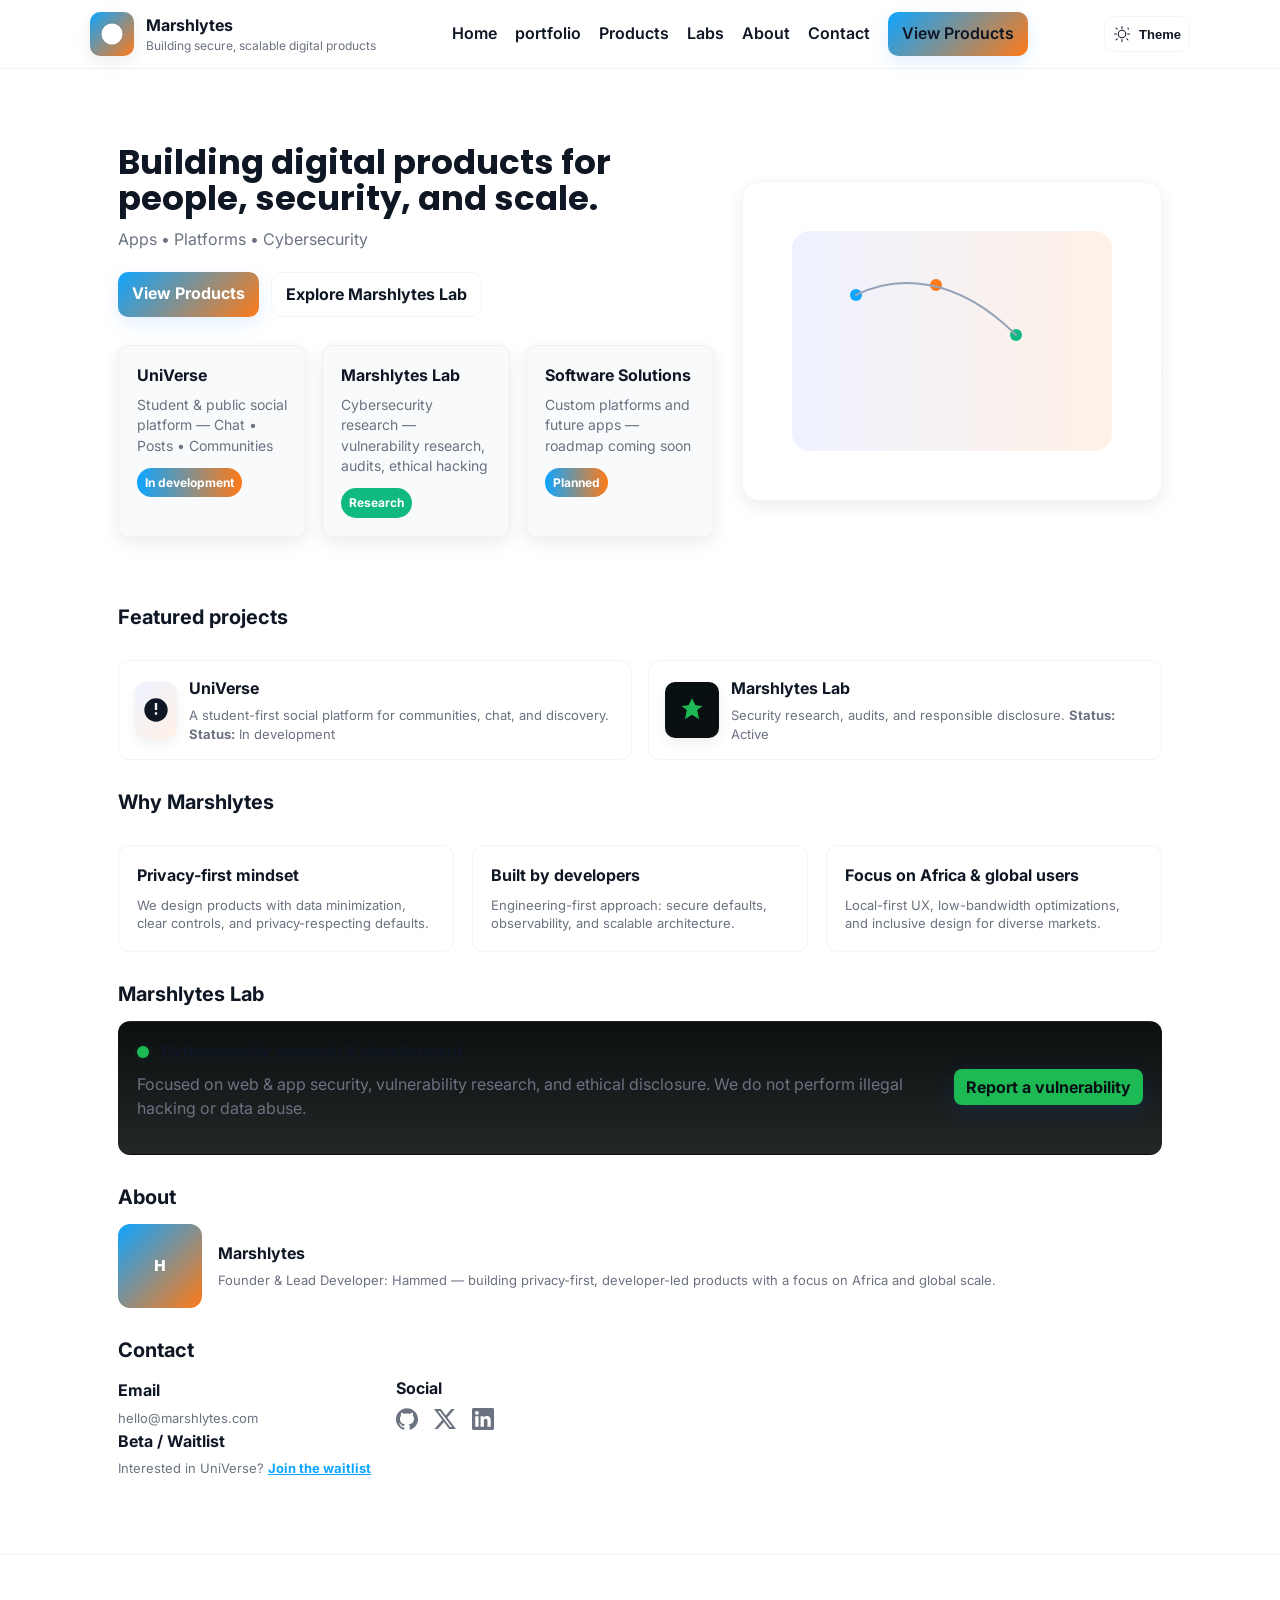
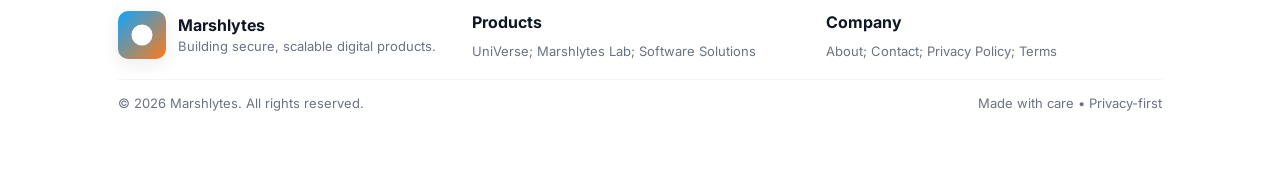
<file: Marshalytes.html>
<!doctype html>
<html lang="en">
<head>
  <meta charset="utf-8" />
  <meta name="viewport" content="width=device-width,initial-scale=1" />
  <title>Marshlytes — Building digital products for people, security, and scale</title>

  <!-- Fonts -->
  <link href="https://fonts.googleapis.com/css2?family=Inter:wght@300;400;600;700&family=Poppins:wght@600;700&display=swap" rel="stylesheet">

  <style>
    /*
      Theme system:
      - Default (light) variables in :root
      - Dark overrides in [data-theme="dark"]
      - JS toggles data-theme on <html> and persists to localStorage
    */

    :root{
      /* Brand palette */
      --brand-blue: #0ea5ff;
      --brand-orange: #ff7a18;
      --brand-gradient: linear-gradient(135deg,var(--brand-blue),var(--brand-orange));

      /* Logo and icon colors */
      --logo-bg: var(--brand-gradient);
      --logo-color: #ffffff;
      --icon-bg-start: #eef2ff;
      --icon-bg-end: #fff1e6;
      --icon-fill: #0f1724;
      
      /* Add this to your <style> block */
.social-icons {
  display: flex;
  gap: 16px;
  margin-top: 8px;
}
.social-icons a {
  color: var(--muted); /* Uses your existing gray variable */
  transition: color 0.3s ease, transform 0.2s ease;
  display: flex;
  align-items: center;
}
.social-icons a:hover {
  color: var(--accent-1); /* Turns blue on hover */
  transform: translateY(-2px); /* Slight lift effect */
}
.social-icons svg {
  width: 22px;
  height: 22px;
  fill: currentColor; /* Inherits the font color */
}

      /* Marshlytes Lab */
      --lab-bg: #0b0f10;
      --lab-accent: #1db954;

      /* Light theme surface & text */
      --bg: #ffffff;
      --surface: #ffffff;
      --muted: #6b7280;
      --text: #0f1724;
      --card: #f8fafc;
      --border: rgba(15,23,36,0.04);

      --radius: 10px;
      --shadow: 0 6px 18px rgba(15,23,36,0.08);
      --max-width: 1100px;
    }

    /* Dark theme overrides */
    :root[data-theme="dark"], html[data-theme="dark"] {
      --brand-blue: #60c8ff;
      --brand-orange: #ff9a4a;
      --brand-gradient: linear-gradient(135deg,var(--brand-blue),var(--brand-orange));

      --logo-bg: var(--brand-gradient);
      --logo-color: #071014;
      --icon-bg-start: #071014;
      --icon-bg-end: #0b0f10;
      --icon-fill: #e6f7ff;

      --lab-bg: #071014;
      --lab-accent: #1db954;

      --bg: #071014;
      --surface: #0b0f10;
      --muted: #9aa6b2;
      --text: #e6f7ff;
      --card: #07121a;
      --border: rgba(255,255,255,0.06);

      --shadow: 0 8px 26px rgba(2,6,10,0.6);
    }

    *{box-sizing:border-box}
    html,body{height:100%}
    body{
      margin:0;
      font-family:Inter, system-ui, -apple-system, "Segoe UI", Roboto, "Helvetica Neue", Arial;
      color:var(--text);
      background:var(--bg);
      -webkit-font-smoothing:antialiased;
      -moz-osx-font-smoothing:grayscale;
      line-height:1.45;
    }

    /* Container */
    .wrap{max-width:var(--max-width);margin:0 auto;padding:28px;}

    /* Header / Nav */
    header{position:sticky;top:0;backdrop-filter: blur(6px);background:color-mix(in srgb, var(--surface) 80%, transparent);border-bottom:1px solid var(--border);z-index:40}
    .nav{display:flex;align-items:center;justify-content:space-between;gap:16px;padding:12px 0}
    .brand{display:flex;align-items:center;gap:12px}
    .logo{
      width:44px;height:44px;border-radius:10px;background:var(--logo-bg);display:flex;align-items:center;justify-content:center;color:var(--logo-color);font-weight:700;font-family:Poppins;
      box-shadow:var(--shadow);
    }
    .nav-links{display:flex;gap:18px;align-items:center}
    .nav-links a{color:var(--text);text-decoration:none;font-weight:600}
    .cta-primary{background:var(--brand-gradient);color:#fff;padding:10px 14px;border-radius:10px;text-decoration:none;font-weight:700;box-shadow:0 6px 18px rgba(14,122,255,0.12)}
    .hamburger{display:none;background:none;border:0;padding:8px}

    /* Theme toggle */
    .theme-toggle {
      display:inline-flex;
      align-items:center;
      gap:8px;
      background:transparent;
      border:1px solid var(--border);
      padding:8px;
      border-radius:10px;
      cursor:pointer;
      color:var(--text);
      font-weight:600;
    }
    .theme-toggle svg{display:block}

    /* Hero */
    .hero{display:grid;grid-template-columns:1fr 420px;gap:28px;align-items:center;padding:48px 0}
    .hero h1{font-family:Poppins, Inter;font-size:34px;margin:0 0 12px;line-height:1.05}
    .hero p{color:var(--muted);margin:0 0 20px}
    .hero .actions{display:flex;gap:12px}
    .mock-device{
      background:linear-gradient(180deg,rgba(255,255,255,0.02),rgba(255,255,255,0.01));
      border-radius:18px;padding:18px;border:1px solid var(--border);box-shadow:var(--shadow);
      height:320px;display:flex;align-items:center;justify-content:center;
    }

    /* Cards grid */
    .cards{display:grid;grid-template-columns:repeat(3,1fr);gap:16px;margin-top:28px}
    .card{background:var(--card);padding:18px;border-radius:var(--radius);box-shadow:var(--shadow);min-height:120px;border:1px solid var(--border)}
    .card h3{margin:0 0 8px;font-size:16px}
    .badge{display:inline-block;padding:6px 8px;border-radius:999px;font-weight:700;font-size:12px;color:#fff}
    .badge.live{background:#10b981}
    .badge.dev{background:linear-gradient(90deg,var(--brand-blue),var(--brand-orange));color:#fff}

    /* Featured projects */
    .projects{display:grid;grid-template-columns:1fr 1fr;gap:16px;margin-top:28px}
    .project{background:var(--surface);border-radius:12px;padding:16px;border:1px solid var(--border);display:flex;gap:12px;align-items:center}
    .project .icon{width:56px;height:56px;border-radius:10px;background: linear-gradient(135deg,var(--icon-bg-start),var(--icon-bg-end));display:flex;align-items:center;justify-content:center;font-weight:700;color:var(--icon-fill);box-shadow: 0 6px 14px rgba(15,23,36,0.06)}
    .project .icon svg{width:28px;height:28px;fill:currentColor}

    /* Why Marshlytes */
    .why{display:flex;gap:18px;margin-top:28px}
    .why .item{flex:1;background:linear-gradient(180deg,var(--surface),color-mix(in srgb,var(--surface) 90%, transparent));padding:18px;border-radius:12px;border:1px solid var(--border)}

    /* Marshlytes Lab teaser (dark) */
    .lab-teaser{background:linear-gradient(180deg,var(--lab-bg),color-mix(in srgb,var(--lab-bg) 90%, transparent));color:var(--text);padding:18px;border-radius:12px;display:flex;gap:16px;align-items:center;border:1px solid var(--border)}
    .lab-teaser .dot{width:12px;height:12px;border-radius:50%;background:var(--lab-accent);box-shadow:0 0 8px rgba(29,185,84,0.18)}

    /* Footer */
    footer{margin-top:48px;padding:28px 0;border-top:1px solid var(--border);background:transparent}
    .footer-grid{display:grid;grid-template-columns:1fr 1fr 1fr;gap:18px;align-items:start}
    .small{font-size:13px;color:var(--muted)}

    /* Utility icon class */
    .icon { width:56px;height:56px;border-radius:10px;background: linear-gradient(135deg,var(--icon-bg-start),var(--icon-bg-end));display:flex;align-items:center;justify-content:center;font-weight:700;color:var(--icon-fill);box-shadow: 0 6px 14px rgba(15,23,36,0.06) }
    .icon svg{width:28px;height:28px;fill:currentColor}

    /* Responsive */
    @media (max-width:980px){
      .hero{grid-template-columns:1fr; text-align:left}
      .cards{grid-template-columns:repeat(2,1fr)}
      .projects{grid-template-columns:1fr}
      .nav-links{display:none}
      .hamburger{display:block}
    }
    @media (max-width:560px){
      .cards{grid-template-columns:1fr}
      .wrap{padding:18px}
      .hero h1{font-size:26px}
    }

    /* Reduced motion respect */
    @media (prefers-reduced-motion: reduce) {
      * { transition: none !important; animation: none !important; }
    }
  </style>
</head>
<body>
  <header>
    <div class="wrap nav" role="navigation" aria-label="Main navigation">
      <div class="brand">
        <div class="logo" aria-hidden="true" title="Marshlytes">
          <svg width="28" height="28" viewBox="0 0 24 24" aria-hidden="true" focusable="false" style="color:var(--logo-color)">
            <path d="M3 12a9 9 0 1118 0 9 9 0 01-18 0zm9-5.5c1.93 0 3.5 1.57 3.5 3.5S13.93 13.5 12 13.5 8.5 11.93 8.5 10 10.07 6.5 12 6.5z" fill="currentColor"/>
          </svg>
        </div>

        <div>
          <div style="font-weight:700">Marshlytes</div>
          <div style="font-size:12px;color:var(--muted)">Building secure, scalable digital products</div>
        </div>
      </div>

      <nav class="nav-links" aria-label="Primary">
        <a href="#home">Home</a>
        <a href="index.html">portfolio</a>
        <a href="#products">Products</a>
        <a href="#lab">Labs</a>
        <a href="#about">About</a>
        <a href="#contact">Contact</a>
        <a class="cta-primary" href="#products">View Products</a>
      </nav>

      <div style="display:flex;gap:10px;align-items:center">
        <!-- Theme toggle button -->
        <button id="themeToggle" class="theme-toggle" aria-pressed="false" aria-label="Toggle dark mode" title="Toggle dark mode">
          <!-- Icon will be swapped by JS; both present for accessibility -->
          <svg id="themeIcon" width="18" height="18" viewBox="0 0 24 24" fill="none" aria-hidden="true" focusable="false">
            <!-- default: sun icon (light) -->
            <path d="M12 4.5V2m0 20v-2.5M4.5 12H2m20 0h-2.5M5.6 5.6L4 4m16 16l-1.6-1.6M5.6 18.4L4 20m16-16L20.4 5.6M12 7a5 5 0 100 10 5 5 0 000-10z" stroke="currentColor" stroke-width="1.4" stroke-linecap="round" stroke-linejoin="round"/>
          </svg>
          <span style="font-size:13px">Theme</span>
        </button>

        <button class="hamburger" aria-expanded="false" aria-controls="mobile-menu" id="hamburger" aria-label="Open menu">
          <svg width="22" height="14" viewBox="0 0 22 14" fill="none" xmlns="http://www.w3.org/2000/svg" aria-hidden="true">
            <rect width="22" height="2" rx="1" fill="currentColor"/>
            <rect y="6" width="22" height="2" rx="1" fill="currentColor"/>
            <rect y="12" width="22" height="2" rx="1" fill="currentColor"/>
          </svg>
        </button>
      </div>
    </div>

    <!-- Mobile menu -->
    <div id="mobile-menu" style="display:none;background:color-mix(in srgb, var(--surface) 96%, transparent);border-top:1px solid var(--border);">
      <div class="wrap" style="padding-top:12px;padding-bottom:12px;display:flex;flex-direction:column;gap:10px">
        <a href="#home">Home</a>
        <a href="portfolio.html">Portfolio</a>
        <a href="#products">Products</a>
        <a href="#lab">Labs</a>
        <a href="#about">About</a>
        <a href="#contact">Contact</a>
        <a class="cta-primary" href="#products">View Products</a>
      </div>
    </div>
  </header>

  <main id="home" class="wrap" role="main">
    <!-- Hero -->
    <section class="hero" aria-labelledby="hero-heading">
      <div>
        <h1 id="hero-heading">Building digital products for people, security, and scale.</h1>
        <p>Apps • Platforms • Cybersecurity</p>
        <div class="actions" role="group" aria-label="Primary actions">
          <a class="cta-primary" href="#products">View Products</a>
          <a href="#lab" style="padding:10px 14px;border-radius:10px;border:1px solid var(--border);text-decoration:none;font-weight:700;color:var(--text)">Explore Marshlytes Lab</a>
        </div>

        <!-- What we do cards -->
        <div class="cards" style="margin-top:28px">
          <article class="card" aria-labelledby="c1">
            <h3 id="c1">UniVerse</h3>
            <div style="color:var(--muted);font-size:14px">Student & public social platform — Chat • Posts • Communities</div>
            <div style="margin-top:12px"><span class="badge dev">In development</span></div>
          </article>

          <article class="card" aria-labelledby="c2">
            <h3 id="c2">Marshlytes Lab</h3>
            <div style="color:var(--muted);font-size:14px">Cybersecurity research — vulnerability research, audits, ethical hacking</div>
            <div style="margin-top:12px"><span class="badge live">Research</span></div>
          </article>

          <article class="card" aria-labelledby="c3">
            <h3 id="c3">Software Solutions</h3>
            <div style="color:var(--muted);font-size:14px">Custom platforms and future apps — roadmap coming soon</div>
            <div style="margin-top:12px"><span class="badge dev">Planned</span></div>
          </article>
        </div>
      </div>

      <aside class="mock-device" aria-hidden="true">
        <!-- Abstract network illustration using CSS variables for gradient stops -->
        <svg width="320" height="220" viewBox="0 0 320 220" fill="none" xmlns="http://www.w3.org/2000/svg" role="img" aria-label="Abstract network illustration">
          <defs>
            <linearGradient id="mockGradient" x1="0" x2="1">
              <stop id="mockGradientStop1" offset="0" stop-color="var(--icon-bg-start)"/>
              <stop id="mockGradientStop2" offset="1" stop-color="var(--icon-bg-end)"/>
            </linearGradient>
          </defs>
          <rect x="0" y="0" width="320" height="220" rx="18" fill="url(#mockGradient)"/>
          <g transform="translate(24,24)" fill="none" stroke-linecap="round" stroke-linejoin="round">
            <circle cx="40" cy="40" r="6" fill="var(--brand-blue)"/>
            <circle cx="120" cy="30" r="6" fill="var(--brand-orange)"/>
            <circle cx="200" cy="80" r="6" fill="#10b981"/>
            <path d="M40 40 C80 20, 140 20, 200 80" stroke="#94a3b8" stroke-width="2"/>
          </g>
        </svg>
      </aside>
    </section>

    <!-- Featured Projects -->
    <section aria-labelledby="projects-heading" style="margin-top:18px">
      <h2 id="projects-heading" style="font-size:20px;margin:0 0 12px">Featured projects</h2>
      <div class="projects">
        <div class="project" role="article" aria-label="UniVerse project">
          <div class="icon" aria-hidden="true" title="UniVerse icon">
            <svg viewBox="0 0 24 24" xmlns="http://www.w3.org/2000/svg" aria-hidden="true" focusable="false">
              <path d="M12 2a10 10 0 100 20 10 10 0 000-20zm1 14h-2v-2h2v2zm0-4h-2V6h2v6z" fill="currentColor"/>
            </svg>
          </div>
          <div>
            <div style="font-weight:700">UniVerse</div>
            <div class="small" style="margin-top:6px">A student-first social platform for communities, chat, and discovery. <span style="font-weight:700;color:var(--muted)">Status:</span> In development</div>
          </div>
        </div>

        <div class="project" role="article" aria-label="Marshlytes Lab project">
          <div class="icon" style="background:linear-gradient(135deg,#071014,#0b0f10);color:var(--lab-accent)" aria-hidden="true" title="Marshlytes Lab icon">
            <svg viewBox="0 0 24 24" xmlns="http://www.w3.org/2000/svg" aria-hidden="true" focusable="false">
              <path d="M12 2L15 8l6 .5-4.5 3.5L18 20l-6-4-6 4 1.5-8L3 8.5 9 8 12 2z" fill="currentColor"/>
            </svg>
          </div>
          <div>
            <div style="font-weight:700">Marshlytes Lab</div>
            <div class="small" style="margin-top:6px">Security research, audits, and responsible disclosure. <span style="font-weight:700;color:var(--muted)">Status:</span> Active</div>
          </div>
        </div>
      </div>
    </section>

    <!-- Why Marshlytes -->
    <section aria-labelledby="why-heading" style="margin-top:28px">
      <h2 id="why-heading" style="font-size:20px;margin:0 0 12px">Why Marshlytes</h2>
      <div class="why" role="list">
        <div class="item" role="listitem">
          <strong>Privacy-first mindset</strong>
          <div class="small" style="margin-top:8px">We design products with data minimization, clear controls, and privacy-respecting defaults.</div>
        </div>
        <div class="item" role="listitem">
          <strong>Built by developers</strong>
          <div class="small" style="margin-top:8px">Engineering-first approach: secure defaults, observability, and scalable architecture.</div>
        </div>
        <div class="item" role="listitem">
          <strong>Focus on Africa & global users</strong>
          <div class="small" style="margin-top:8px">Local-first UX, low-bandwidth optimizations, and inclusive design for diverse markets.</div>
        </div>
      </div>
    </section>

    <!-- Marshlytes Lab teaser -->
    <section id="lab" aria-labelledby="lab-heading" style="margin-top:28px">
      <h2 id="lab-heading" style="font-size:20px;margin:0 0 12px">Marshlytes Lab</h2>
      <div class="lab-teaser" role="region" aria-label="Marshlytes Lab overview">
        <div style="flex:1">
          <div style="display:flex;align-items:center;gap:12px">
            <div class="dot" aria-hidden="true"></div>
            <div style="font-weight:700">Cybersecurity research & development</div>
          </div>
          <p style="margin-top:10px;color:var(--muted)">Focused on web & app security, vulnerability research, and ethical disclosure. We do not perform illegal hacking or data abuse.</p>
        </div>
        <div style="min-width:160px;text-align:right">
          <a href="#contact" class="cta-primary" style="background:var(--lab-accent);border-radius:8px;padding:8px 12px;color:#071014">Report a vulnerability</a>
        </div>
      </div>
    </section>

    <!-- About teaser -->
    <section id="about" aria-labelledby="about-heading" style="margin-top:28px">
      <h2 id="about-heading" style="font-size:20px;margin:0 0 12px">About</h2>
      <div style="display:flex;gap:16px;align-items:center">
        <div style="width:84px;height:84px;border-radius:12px;background:var(--brand-gradient);display:flex;align-items:center;justify-content:center;color:#fff;font-weight:700;font-family:Poppins">H</div>
        <div>
          <div style="font-weight:700">Marshlytes</div>
          <div class="small" style="margin-top:6px">Founder & Lead Developer: Hammed — building privacy-first, developer-led products with a focus on Africa and global scale.</div>
        </div>
      </div>
    </section>

<section id="contact" aria-labelledby="contact-heading" style="margin-top:28px">
      <h2 id="contact-heading" style="font-size:20px;margin:0 0 12px">Contact</h2>
      <div style="display:flex;gap:18px;align-items:center;flex-wrap:wrap">
        
        <div style="min-width:260px">
          <div style="font-weight:700">Email</div>
          <div class="small" style="margin-top:6px">
            <a href="mailto:hello@marshlytes.com" style="color:var(--muted);text-decoration:none;transition:color 0.2s">hello@marshlytes.com</a>
          </div>
        </div>

        <div style="min-width:260px">
          <div style="font-weight:700">Social</div>
          
          <div class="social-icons">
            <a href="#" target="_blank" aria-label="GitHub">
              <svg viewBox="0 0 24 24" xmlns="http://www.w3.org/2000/svg"><path d="M12 .297c-6.63 0-12 5.373-12 12 0 5.303 3.438 9.8 8.205 11.385.6.113.82-.258.82-.577 0-.285-.01-1.04-.015-2.04-3.338.724-4.042-1.61-4.042-1.61C4.422 18.07 3.633 17.7 3.633 17.7c-1.087-.744.084-.729.084-.729 1.205.084 1.838 1.236 1.838 1.236 1.07 1.835 2.809 1.305 3.495.998.108-.776.42-1.305.763-1.605-2.665-.3-5.466-1.332-5.466-5.93 0-1.31.465-2.38 1.235-3.22-.135-.303-.54-1.523.105-3.176 0 0 1.005-.322 3.3 1.23.96-.267 1.98-.399 3-.405 1.02.006 2.04.138 3 .405 2.28-1.552 3.285-1.23 3.285-1.23.645 1.653.24 2.873.12 3.176.765.84 1.23 1.91 1.23 3.22 0 4.61-2.805 5.625-5.475 5.92.42.36.81 1.096.81 2.22 0 1.606-.015 2.896-.015 3.286 0 .315.21.69.825.57C20.565 22.092 24 17.592 24 12.297c0-6.627-5.373-12-12-12"/></svg>
            </a>
            <a href="#" target="_blank" aria-label="X (Twitter)">
              <svg viewBox="0 0 24 24" xmlns="http://www.w3.org/2000/svg"><path d="M18.901 1.153h3.68l-8.04 9.19L24 22.846h-7.406l-5.8-7.584-6.638 7.584H.474l8.6-9.83L0 1.154h7.594l5.243 6.932ZM17.61 20.644h2.039L6.486 3.24H4.298Z"/></svg>
            </a>

            <a href="#" target="_blank" aria-label="LinkedIn">
              <svg viewBox="0 0 24 24" xmlns="http://www.w3.org/2000/svg"><path d="M20.447 20.452h-3.554v-5.569c0-1.328-.027-3.037-1.852-3.037-1.853 0-2.136 1.445-2.136 2.939v5.667H9.351V9h3.414v1.561h.046c.477-.9 1.637-1.85 3.37-1.85 3.601 0 4.267 2.37 4.267 5.455v6.286zM5.337 7.433c-1.144 0-2.063-.926-2.063-2.065 0-1.138.92-2.063 2.063-2.063 1.14 0 2.064.925 2.064 2.063 0 1.139-.925 2.065-2.064 2.065zm1.782 13.019H3.555V9h3.564v11.452zM22.225 0H1.771C.792 0 0 .774 0 1.729v20.542C0 23.227.792 24 1.771 24h20.451C23.2 24 24 23.227 24 22.271V1.729C24 .774 23.2 0 22.222 0h.003z"/></svg>
            </a>
          </div>
        </div>

        

      </div>
    </section>

        <div style="min-width:260px">
          <div style="font-weight:700">Beta / Waitlist</div>
          <div class="small" style="margin-top:6px">Interested in UniVerse? <a href="#contact" style="font-weight:700;color:var(--brand-blue)">Join the waitlist</a></div>
        </div>
      </div>
    </section>

  </main>

  <footer>
    <div class="wrap">
      <div class="footer-grid" role="contentinfo">
        <div>
          <div style="display:flex;gap:12px;align-items:center">
            <div class="logo" style="width:48px;height:48px">
              <svg width="28" height="28" viewBox="0 0 24 24" aria-hidden="true" focusable="false" style="color:var(--logo-color)">
                <path d="M3 12a9 9 0 1118 0 9 9 0 01-18 0zm9-5.5c1.93 0 3.5 1.57 3.5 3.5S13.93 13.5 12 13.5 8.5 11.93 8.5 10 10.07 6.5 12 6.5z" fill="currentColor"/>
              </svg>
            </div>
            <div>
              <div style="font-weight:700">Marshlytes</div>
              <div class="small">Building secure, scalable digital products.</div>
            </div>
          </div>
        </div>

        <div>
          <div style="font-weight:700;margin-bottom:8px">Products</div>
          <div class="small">UniVerse; Marshlytes Lab; Software Solutions</div>
        </div>

        <div>
          <div style="font-weight:700;margin-bottom:8px">Company</div>
          <div class="small">About; Contact; Privacy Policy; Terms</div>
        </div>
      </div>

      <div style="margin-top:18px;border-top:1px solid var(--border);padding-top:14px;display:flex;justify-content:space-between;align-items:center;flex-wrap:wrap">
        <div class="small">© 2026 Marshlytes. All rights reserved.</div>
       <div class="small">Made with care • Privacy-first</div>
      </div>
    </div>
  </footer>

  <script>
    // Elements
    const htmlEl = document.documentElement;
    const themeToggle = document.getElementById('themeToggle');
    const themeIcon = document.getElementById('themeIcon');
    const hamburger = document.getElementById('hamburger');
    const mobileMenu = document.getElementById('mobile-menu');

    const THEME_KEY = 'marshlytes_theme'; // localStorage key

    // Utility: set theme on <html> via data-theme attribute
    function applyTheme(theme) {
      if (theme === 'dark') {
        htmlEl.setAttribute('data-theme', 'dark');
        themeToggle.setAttribute('aria-pressed', 'true');
        // moon icon
        themeIcon.innerHTML = `
          <path d="M21 12.79A9 9 0 1111.21 3 7 7 0 0021 12.79z" fill="currentColor"/>
        `;
      } else {
        htmlEl.removeAttribute('data-theme');
        themeToggle.setAttribute('aria-pressed', 'false');
        // sun icon
        themeIcon.innerHTML = `
          <path d="M12 4.5V2m0 20v-2.5M4.5 12H2m20 0h-2.5M5.6 5.6L4 4m16 16l-1.6-1.6M5.6 18.4L4 20m16-16L20.4 5.6M12 7a5 5 0 100 10 5 5 0 000-10z" stroke="currentColor" stroke-width="1.4" stroke-linecap="round" stroke-linejoin="round"/>
        `;
      }
    }

    // Determine initial theme:
    // 1. localStorage preference
    // 2. system preference (prefers-color-scheme)
    // 3. default to light
    function initialTheme() {
      try {
        const stored = localStorage.getItem(THEME_KEY);
        if (stored === 'dark' || stored === 'light') return stored;
      } catch (e) { /* ignore storage errors */ }

      const prefersDark = window.matchMedia && window.matchMedia('(prefers-color-scheme: dark)').matches;
      return prefersDark ? 'dark' : 'light';
    }

    // Toggle handler
    function toggleTheme() {
      const current = htmlEl.getAttribute('data-theme') === 'dark' ? 'dark' : 'light';
      const next = current === 'dark' ? 'light' : 'dark';
      applyTheme(next);
      try {
        localStorage.setItem(THEME_KEY, next);
      } catch (e) { /* ignore storage errors */ }
    }

    // Initialize theme on load
    (function(){
      const theme = initialTheme();
      applyTheme(theme);
    })();

    // Event listeners
    themeToggle.addEventListener('click', toggleTheme);
    themeToggle.addEventListener('keydown', (e) => {
      if (e.key === 'Enter' || e.key === ' ') {
        e.preventDefault();
        toggleTheme();
      }
    });

    // Mobile menu toggle
    hamburger.addEventListener('click', () => {
      const expanded = hamburger.getAttribute('aria-expanded') === 'true';
      hamburger.setAttribute('aria-expanded', String(!expanded));
      mobileMenu.style.display = expanded ? 'none' : 'block';
    });

    // Smooth scroll for internal links
    document.querySelectorAll('a[href^="#"]').forEach(a=>{
      a.addEventListener('click', (e)=>{
        const href = a.getAttribute('href');
        if (!href || href === '#') return;
        const target = document.querySelector(href);
        if(target){
          e.preventDefault();
          target.scrollIntoView({behavior:'smooth',block:'start'});
          // close mobile menu on selection
          if(window.innerWidth < 980 && mobileMenu.style.display === 'block'){
            mobileMenu.style.display = 'none';
            hamburger.setAttribute('aria-expanded','false');
          }
        }
      });
    });

    // Respect reduced motion preference: if user prefers reduced motion, avoid smooth scroll
    if(window.matchMedia && window.matchMedia('(prefers-reduced-motion: reduce)').matches){
      document.querySelectorAll('a[href^="#"]').forEach(a=>{
        a.addEventListener('click', (e)=>{ /* no smooth scroll */ });
      });
    }
  </script>
  <script type="text/javascript">
var Tawk_API=Tawk_API||{}, Tawk_LoadStart=new Date();
(function(){
var s1=document.createElement("script"),s0=document.getElementsByTagName("script")[0];
s1.async=true;
s1.src='https://embed.tawk.to/6985f2d8a1f1521c3941d117/1jgpjp7sq';
s1.charset='UTF-8';
s1.setAttribute('crossorigin','*');
s0.parentNode.insertBefore(s1,s0);
})();
  </script>
</body>
</html>
</file>
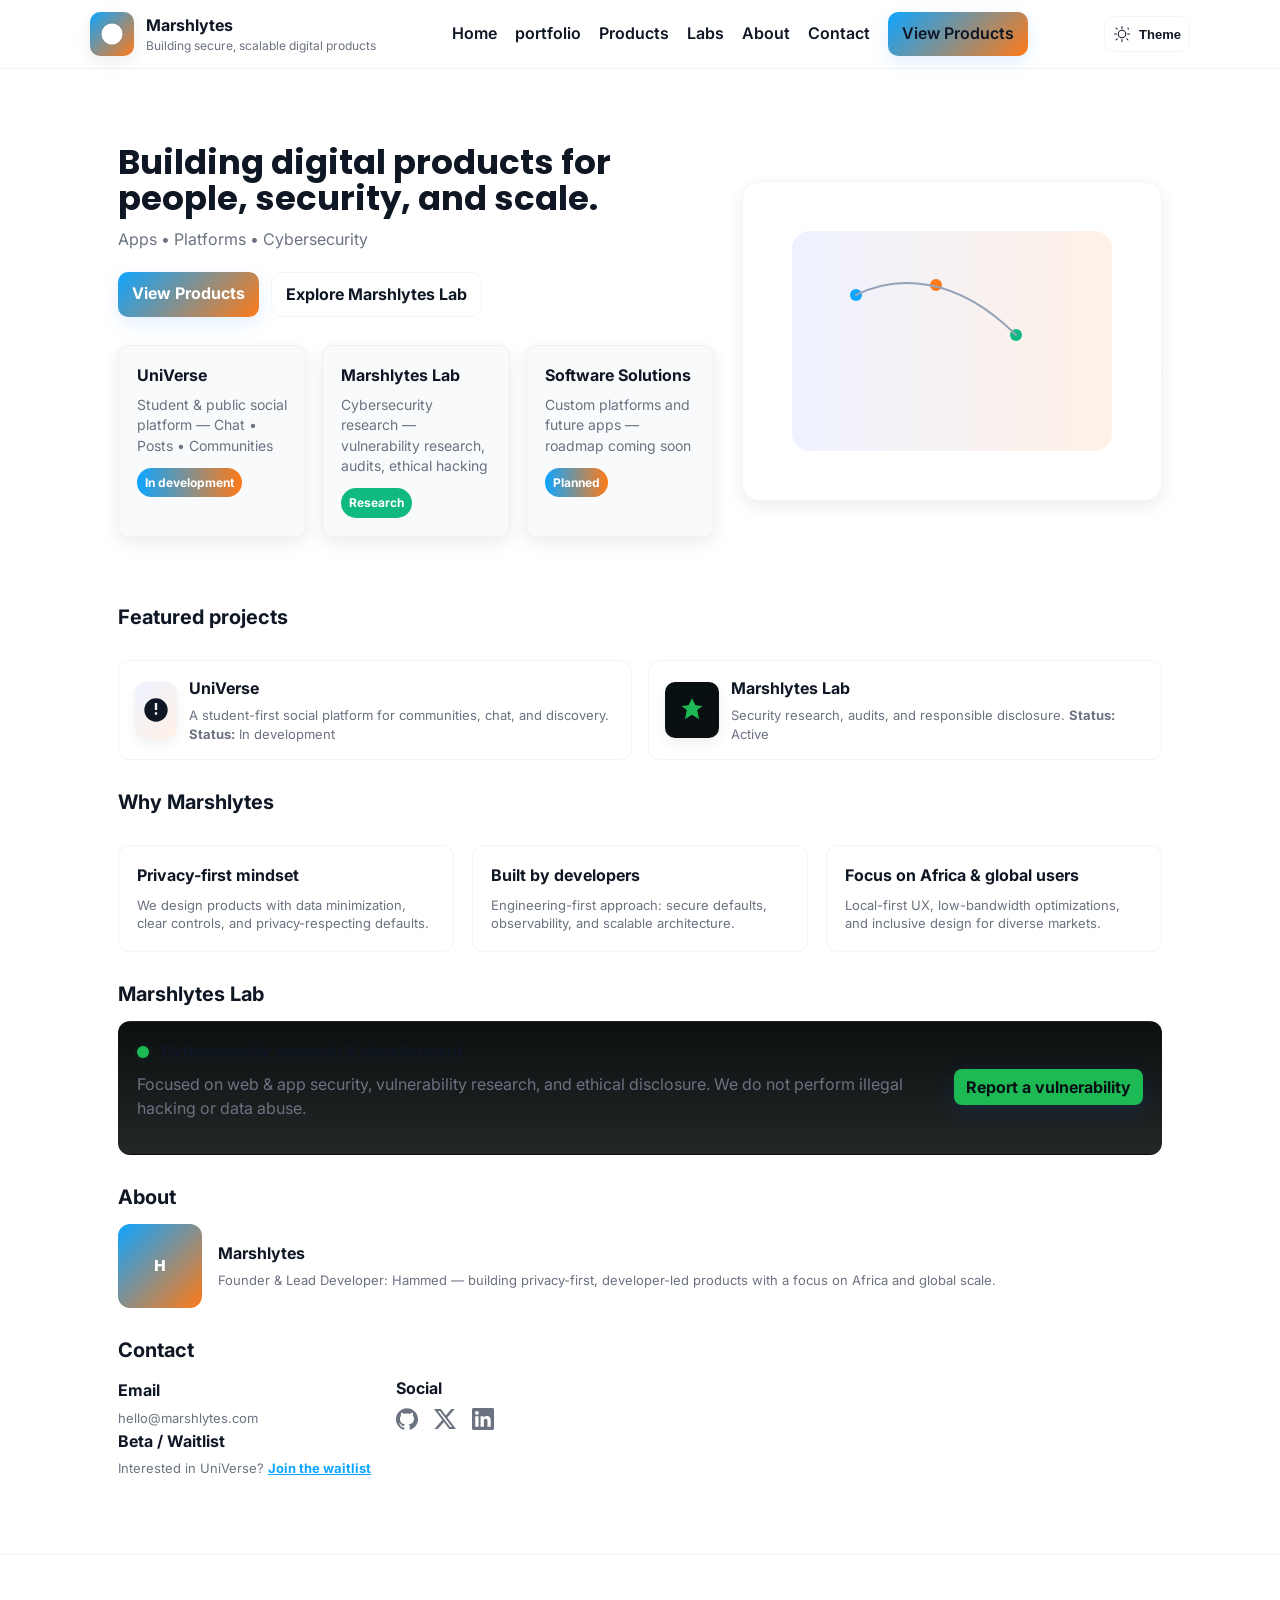
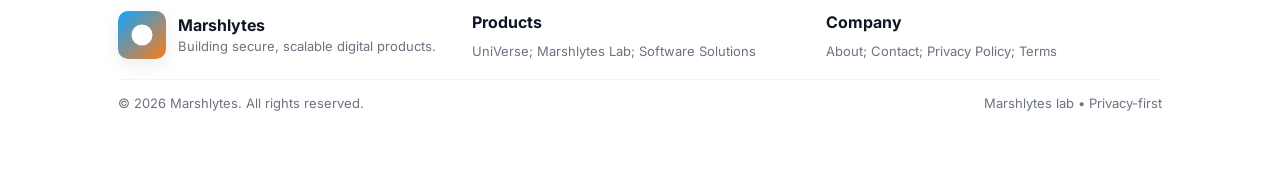
<file: marshalytes.html>
<!doctype html>
<html lang="en">
<head>
  <meta charset="utf-8" />
  <meta name="viewport" content="width=device-width,initial-scale=1" />
  <title>Marshlytes — Building digital products for people, security, and scale</title>

  <!-- Fonts -->
  <link href="https://fonts.googleapis.com/css2?family=Inter:wght@300;400;600;700&family=Poppins:wght@600;700&display=swap" rel="stylesheet">

  <style>
    /*
      Theme system:
      - Default (light) variables in :root
      - Dark overrides in [data-theme="dark"]
      - JS toggles data-theme on <html> and persists to localStorage
    */

    :root{
      /* Brand palette */
      --brand-blue: #0ea5ff;
      --brand-orange: #ff7a18;
      --brand-gradient: linear-gradient(135deg,var(--brand-blue),var(--brand-orange));

      /* Logo and icon colors */
      --logo-bg: var(--brand-gradient);
      --logo-color: #ffffff;
      --icon-bg-start: #eef2ff;
      --icon-bg-end: #fff1e6;
      --icon-fill: #0f1724;
      
      /* Add this to your <style> block */
.social-icons {
  display: flex;
  gap: 16px;
  margin-top: 8px;
}
.social-icons a {
  color: var(--muted); /* Uses your existing gray variable */
  transition: color 0.3s ease, transform 0.2s ease;
  display: flex;
  align-items: center;
}
.social-icons a:hover {
  color: var(--accent-1); /* Turns blue on hover */
  transform: translateY(-2px); /* Slight lift effect */
}
.social-icons svg {
  width: 22px;
  height: 22px;
  fill: currentColor; /* Inherits the font color */
}

      /* Marshlytes Lab */
      --lab-bg: #0b0f10;
      --lab-accent: #1db954;

      /* Light theme surface & text */
      --bg: #ffffff;
      --surface: #ffffff;
      --muted: #6b7280;
      --text: #0f1724;
      --card: #f8fafc;
      --border: rgba(15,23,36,0.04);

      --radius: 10px;
      --shadow: 0 6px 18px rgba(15,23,36,0.08);
      --max-width: 1100px;
    }

    /* Dark theme overrides */
    :root[data-theme="dark"], html[data-theme="dark"] {
      --brand-blue: #60c8ff;
      --brand-orange: #ff9a4a;
      --brand-gradient: linear-gradient(135deg,var(--brand-blue),var(--brand-orange));

      --logo-bg: var(--brand-gradient);
      --logo-color: #071014;
      --icon-bg-start: #071014;
      --icon-bg-end: #0b0f10;
      --icon-fill: #e6f7ff;

      --lab-bg: #071014;
      --lab-accent: #1db954;

      --bg: #071014;
      --surface: #0b0f10;
      --muted: #9aa6b2;
      --text: #e6f7ff;
      --card: #07121a;
      --border: rgba(255,255,255,0.06);

      --shadow: 0 8px 26px rgba(2,6,10,0.6);
    }

    *{box-sizing:border-box}
    html,body{height:100%}
    body{
      margin:0;
      font-family:Inter, system-ui, -apple-system, "Segoe UI", Roboto, "Helvetica Neue", Arial;
      color:var(--text);
      background:var(--bg);
      -webkit-font-smoothing:antialiased;
      -moz-osx-font-smoothing:grayscale;
      line-height:1.45;
    }

    /* Container */
    .wrap{max-width:var(--max-width);margin:0 auto;padding:28px;}

    /* Header / Nav */
    header{position:sticky;top:0;backdrop-filter: blur(6px);background:color-mix(in srgb, var(--surface) 80%, transparent);border-bottom:1px solid var(--border);z-index:40}
    .nav{display:flex;align-items:center;justify-content:space-between;gap:16px;padding:12px 0}
    .brand{display:flex;align-items:center;gap:12px}
    .logo{
      width:44px;height:44px;border-radius:10px;background:var(--logo-bg);display:flex;align-items:center;justify-content:center;color:var(--logo-color);font-weight:700;font-family:Poppins;
      box-shadow:var(--shadow);
    }
    .nav-links{display:flex;gap:18px;align-items:center}
    .nav-links a{color:var(--text);text-decoration:none;font-weight:600}
    .cta-primary{background:var(--brand-gradient);color:#fff;padding:10px 14px;border-radius:10px;text-decoration:none;font-weight:700;box-shadow:0 6px 18px rgba(14,122,255,0.12)}
    .hamburger{display:none;background:none;border:0;padding:8px}

    /* Theme toggle */
    .theme-toggle {
      display:inline-flex;
      align-items:center;
      gap:8px;
      background:transparent;
      border:1px solid var(--border);
      padding:8px;
      border-radius:10px;
      cursor:pointer;
      color:var(--text);
      font-weight:600;
    }
    .theme-toggle svg{display:block}

    /* Hero */
    .hero{display:grid;grid-template-columns:1fr 420px;gap:28px;align-items:center;padding:48px 0}
    .hero h1{font-family:Poppins, Inter;font-size:34px;margin:0 0 12px;line-height:1.05}
    .hero p{color:var(--muted);margin:0 0 20px}
    .hero .actions{display:flex;gap:12px}
    .mock-device{
      background:linear-gradient(180deg,rgba(255,255,255,0.02),rgba(255,255,255,0.01));
      border-radius:18px;padding:18px;border:1px solid var(--border);box-shadow:var(--shadow);
      height:320px;display:flex;align-items:center;justify-content:center;
    }

    /* Cards grid */
    .cards{display:grid;grid-template-columns:repeat(3,1fr);gap:16px;margin-top:28px}
    .card{background:var(--card);padding:18px;border-radius:var(--radius);box-shadow:var(--shadow);min-height:120px;border:1px solid var(--border)}
    .card h3{margin:0 0 8px;font-size:16px}
    .badge{display:inline-block;padding:6px 8px;border-radius:999px;font-weight:700;font-size:12px;color:#fff}
    .badge.live{background:#10b981}
    .badge.dev{background:linear-gradient(90deg,var(--brand-blue),var(--brand-orange));color:#fff}

    /* Featured projects */
    .projects{display:grid;grid-template-columns:1fr 1fr;gap:16px;margin-top:28px}
    .project{background:var(--surface);border-radius:12px;padding:16px;border:1px solid var(--border);display:flex;gap:12px;align-items:center}
    .project .icon{width:56px;height:56px;border-radius:10px;background: linear-gradient(135deg,var(--icon-bg-start),var(--icon-bg-end));display:flex;align-items:center;justify-content:center;font-weight:700;color:var(--icon-fill);box-shadow: 0 6px 14px rgba(15,23,36,0.06)}
    .project .icon svg{width:28px;height:28px;fill:currentColor}

    /* Why Marshlytes */
    .why{display:flex;gap:18px;margin-top:28px}
    .why .item{flex:1;background:linear-gradient(180deg,var(--surface),color-mix(in srgb,var(--surface) 90%, transparent));padding:18px;border-radius:12px;border:1px solid var(--border)}

    /* Marshlytes Lab teaser (dark) */
    .lab-teaser{background:linear-gradient(180deg,var(--lab-bg),color-mix(in srgb,var(--lab-bg) 90%, transparent));color:var(--text);padding:18px;border-radius:12px;display:flex;gap:16px;align-items:center;border:1px solid var(--border)}
    .lab-teaser .dot{width:12px;height:12px;border-radius:50%;background:var(--lab-accent);box-shadow:0 0 8px rgba(29,185,84,0.18)}

    /* Footer */
    footer{margin-top:48px;padding:28px 0;border-top:1px solid var(--border);background:transparent}
    .footer-grid{display:grid;grid-template-columns:1fr 1fr 1fr;gap:18px;align-items:start}
    .small{font-size:13px;color:var(--muted)}

    /* Utility icon class */
    .icon { width:56px;height:56px;border-radius:10px;background: linear-gradient(135deg,var(--icon-bg-start),var(--icon-bg-end));display:flex;align-items:center;justify-content:center;font-weight:700;color:var(--icon-fill);box-shadow: 0 6px 14px rgba(15,23,36,0.06) }
    .icon svg{width:28px;height:28px;fill:currentColor}

    /* Responsive */
    @media (max-width:980px){
      .hero{grid-template-columns:1fr; text-align:left}
      .cards{grid-template-columns:repeat(2,1fr)}
      .projects{grid-template-columns:1fr}
      .nav-links{display:none}
      .hamburger{display:block}
    }
    @media (max-width:560px){
      .cards{grid-template-columns:1fr}
      .wrap{padding:18px}
      .hero h1{font-size:26px}
    }

    /* Reduced motion respect */
    @media (prefers-reduced-motion: reduce) {
      * { transition: none !important; animation: none !important; }
    }
  </style>
</head>
<body>
  <header>
    <div class="wrap nav" role="navigation" aria-label="Main navigation">
      <div class="brand">
        <div class="logo" aria-hidden="true" title="Marshlytes">
          <svg width="28" height="28" viewBox="0 0 24 24" aria-hidden="true" focusable="false" style="color:var(--logo-color)">
            <path d="M3 12a9 9 0 1118 0 9 9 0 01-18 0zm9-5.5c1.93 0 3.5 1.57 3.5 3.5S13.93 13.5 12 13.5 8.5 11.93 8.5 10 10.07 6.5 12 6.5z" fill="currentColor"/>
          </svg>
        </div>

        <div>
          <div style="font-weight:700">Marshlytes</div>
          <div style="font-size:12px;color:var(--muted)">Building secure, scalable digital products</div>
        </div>
      </div>

      <nav class="nav-links" aria-label="Primary">
        <a href="#home">Home</a>
        <a href="index.html">portfolio</a>
        <a href="#products">Products</a>
        <a href="#lab">Labs</a>
        <a href="#about">About</a>
        <a href="#contact">Contact</a>
        <a class="cta-primary" href="#products">View Products</a>
      </nav>

      <div style="display:flex;gap:10px;align-items:center">
        <!-- Theme toggle button -->
        <button id="themeToggle" class="theme-toggle" aria-pressed="false" aria-label="Toggle dark mode" title="Toggle dark mode">
          <!-- Icon will be swapped by JS; both present for accessibility -->
          <svg id="themeIcon" width="18" height="18" viewBox="0 0 24 24" fill="none" aria-hidden="true" focusable="false">
            <!-- default: sun icon (light) -->
            <path d="M12 4.5V2m0 20v-2.5M4.5 12H2m20 0h-2.5M5.6 5.6L4 4m16 16l-1.6-1.6M5.6 18.4L4 20m16-16L20.4 5.6M12 7a5 5 0 100 10 5 5 0 000-10z" stroke="currentColor" stroke-width="1.4" stroke-linecap="round" stroke-linejoin="round"/>
          </svg>
          <span style="font-size:13px">Theme</span>
        </button>

        <button class="hamburger" aria-expanded="false" aria-controls="mobile-menu" id="hamburger" aria-label="Open menu">
          <svg width="22" height="14" viewBox="0 0 22 14" fill="none" xmlns="http://www.w3.org/2000/svg" aria-hidden="true">
            <rect width="22" height="2" rx="1" fill="currentColor"/>
            <rect y="6" width="22" height="2" rx="1" fill="currentColor"/>
            <rect y="12" width="22" height="2" rx="1" fill="currentColor"/>
          </svg>
        </button>
      </div>
    </div>

    <!-- Mobile menu -->
    <div id="mobile-menu" style="display:none;background:color-mix(in srgb, var(--surface) 96%, transparent);border-top:1px solid var(--border);">
      <div class="wrap" style="padding-top:12px;padding-bottom:12px;display:flex;flex-direction:column;gap:10px">
        <a href="#home">Home</a>
        <a href="portfolio.html">Portfolio</a>
        <a href="#products">Products</a>
        <a href="#lab">Labs</a>
        <a href="#about">About</a>
        <a href="#contact">Contact</a>
        <a class="cta-primary" href="#products">View Products</a>
      </div>
    </div>
  </header>

  <main id="home" class="wrap" role="main">
    <!-- Hero -->
    <section class="hero" aria-labelledby="hero-heading">
      <div>
        <h1 id="hero-heading">Building digital products for people, security, and scale.</h1>
        <p>Apps • Platforms • Cybersecurity</p>
        <div class="actions" role="group" aria-label="Primary actions">
          <a class="cta-primary" href="#products">View Products</a>
          <a href="#lab" style="padding:10px 14px;border-radius:10px;border:1px solid var(--border);text-decoration:none;font-weight:700;color:var(--text)">Explore Marshlytes Lab</a>
        </div>

        <!-- What we do cards -->
        <div class="cards" style="margin-top:28px">
          <article class="card" aria-labelledby="c1">
            <h3 id="c1">UniVerse</h3>
            <div style="color:var(--muted);font-size:14px">Student & public social platform — Chat • Posts • Communities</div>
            <div style="margin-top:12px"><span class="badge dev">In development</span></div>
          </article>

          <article class="card" aria-labelledby="c2">
            <h3 id="c2">Marshlytes Lab</h3>
            <div style="color:var(--muted);font-size:14px">Cybersecurity research — vulnerability research, audits, ethical hacking</div>
            <div style="margin-top:12px"><span class="badge live">Research</span></div>
          </article>

          <article class="card" aria-labelledby="c3">
            <h3 id="c3">Software Solutions</h3>
            <div style="color:var(--muted);font-size:14px">Custom platforms and future apps — roadmap coming soon</div>
            <div style="margin-top:12px"><span class="badge dev">Planned</span></div>
          </article>
        </div>
      </div>

      <aside class="mock-device" aria-hidden="true">
        <!-- Abstract network illustration using CSS variables for gradient stops -->
        <svg width="320" height="220" viewBox="0 0 320 220" fill="none" xmlns="http://www.w3.org/2000/svg" role="img" aria-label="Abstract network illustration">
          <defs>
            <linearGradient id="mockGradient" x1="0" x2="1">
              <stop id="mockGradientStop1" offset="0" stop-color="var(--icon-bg-start)"/>
              <stop id="mockGradientStop2" offset="1" stop-color="var(--icon-bg-end)"/>
            </linearGradient>
          </defs>
          <rect x="0" y="0" width="320" height="220" rx="18" fill="url(#mockGradient)"/>
          <g transform="translate(24,24)" fill="none" stroke-linecap="round" stroke-linejoin="round">
            <circle cx="40" cy="40" r="6" fill="var(--brand-blue)"/>
            <circle cx="120" cy="30" r="6" fill="var(--brand-orange)"/>
            <circle cx="200" cy="80" r="6" fill="#10b981"/>
            <path d="M40 40 C80 20, 140 20, 200 80" stroke="#94a3b8" stroke-width="2"/>
          </g>
        </svg>
      </aside>
    </section>

    <!-- Featured Projects -->
    <section aria-labelledby="projects-heading" style="margin-top:18px">
      <h2 id="projects-heading" style="font-size:20px;margin:0 0 12px">Featured projects</h2>
      <div class="projects">
        <div class="project" role="article" aria-label="UniVerse project">
          <div class="icon" aria-hidden="true" title="UniVerse icon">
            <svg viewBox="0 0 24 24" xmlns="http://www.w3.org/2000/svg" aria-hidden="true" focusable="false">
              <path d="M12 2a10 10 0 100 20 10 10 0 000-20zm1 14h-2v-2h2v2zm0-4h-2V6h2v6z" fill="currentColor"/>
            </svg>
          </div>
          <div>
            <div style="font-weight:700">UniVerse</div>
            <div class="small" style="margin-top:6px">A student-first social platform for communities, chat, and discovery. <span style="font-weight:700;color:var(--muted)">Status:</span> In development</div>
          </div>
        </div>

        <div class="project" role="article" aria-label="Marshlytes Lab project">
          <div class="icon" style="background:linear-gradient(135deg,#071014,#0b0f10);color:var(--lab-accent)" aria-hidden="true" title="Marshlytes Lab icon">
            <svg viewBox="0 0 24 24" xmlns="http://www.w3.org/2000/svg" aria-hidden="true" focusable="false">
              <path d="M12 2L15 8l6 .5-4.5 3.5L18 20l-6-4-6 4 1.5-8L3 8.5 9 8 12 2z" fill="currentColor"/>
            </svg>
          </div>
          <div>
            <div style="font-weight:700">Marshlytes Lab</div>
            <div class="small" style="margin-top:6px">Security research, audits, and responsible disclosure. <span style="font-weight:700;color:var(--muted)">Status:</span> Active</div>
          </div>
        </div>
      </div>
    </section>

    <!-- Why Marshlytes -->
    <section aria-labelledby="why-heading" style="margin-top:28px">
      <h2 id="why-heading" style="font-size:20px;margin:0 0 12px">Why Marshlytes</h2>
      <div class="why" role="list">
        <div class="item" role="listitem">
          <strong>Privacy-first mindset</strong>
          <div class="small" style="margin-top:8px">We design products with data minimization, clear controls, and privacy-respecting defaults.</div>
        </div>
        <div class="item" role="listitem">
          <strong>Built by developers</strong>
          <div class="small" style="margin-top:8px">Engineering-first approach: secure defaults, observability, and scalable architecture.</div>
        </div>
        <div class="item" role="listitem">
          <strong>Focus on Africa & global users</strong>
          <div class="small" style="margin-top:8px">Local-first UX, low-bandwidth optimizations, and inclusive design for diverse markets.</div>
        </div>
      </div>
    </section>

    <!-- Marshlytes Lab teaser -->
    <section id="lab" aria-labelledby="lab-heading" style="margin-top:28px">
      <h2 id="lab-heading" style="font-size:20px;margin:0 0 12px">Marshlytes Lab</h2>
      <div class="lab-teaser" role="region" aria-label="Marshlytes Lab overview">
        <div style="flex:1">
          <div style="display:flex;align-items:center;gap:12px">
            <div class="dot" aria-hidden="true"></div>
            <div style="font-weight:700">Cybersecurity research & development</div>
          </div>
          <p style="margin-top:10px;color:var(--muted)">Focused on web & app security, vulnerability research, and ethical disclosure. We do not perform illegal hacking or data abuse.</p>
        </div>
        <div style="min-width:160px;text-align:right">
          <a href="#contact" class="cta-primary" style="background:var(--lab-accent);border-radius:8px;padding:8px 12px;color:#071014">Report a vulnerability</a>
        </div>
      </div>
    </section>

    <!-- About teaser -->
    <section id="about" aria-labelledby="about-heading" style="margin-top:28px">
      <h2 id="about-heading" style="font-size:20px;margin:0 0 12px">About</h2>
      <div style="display:flex;gap:16px;align-items:center">
        <div style="width:84px;height:84px;border-radius:12px;background:var(--brand-gradient);display:flex;align-items:center;justify-content:center;color:#fff;font-weight:700;font-family:Poppins">H</div>
        <div>
          <div style="font-weight:700">Marshlytes</div>
          <div class="small" style="margin-top:6px">Founder & Lead Developer: Hammed — building privacy-first, developer-led products with a focus on Africa and global scale.</div>
        </div>
      </div>
    </section>

<section id="contact" aria-labelledby="contact-heading" style="margin-top:28px">
      <h2 id="contact-heading" style="font-size:20px;margin:0 0 12px">Contact</h2>
      <div style="display:flex;gap:18px;align-items:center;flex-wrap:wrap">
        
        <div style="min-width:260px">
          <div style="font-weight:700">Email</div>
          <div class="small" style="margin-top:6px">
            <a href="mailto:hello@marshlytes.com" style="color:var(--muted);text-decoration:none;transition:color 0.2s">hello@marshlytes.com</a>
          </div>
        </div>

        <div style="min-width:260px">
          <div style="font-weight:700">Social</div>
          
          <div class="social-icons">
            <a href="#" target="_blank" aria-label="GitHub">
              <svg viewBox="0 0 24 24" xmlns="http://www.w3.org/2000/svg"><path d="M12 .297c-6.63 0-12 5.373-12 12 0 5.303 3.438 9.8 8.205 11.385.6.113.82-.258.82-.577 0-.285-.01-1.04-.015-2.04-3.338.724-4.042-1.61-4.042-1.61C4.422 18.07 3.633 17.7 3.633 17.7c-1.087-.744.084-.729.084-.729 1.205.084 1.838 1.236 1.838 1.236 1.07 1.835 2.809 1.305 3.495.998.108-.776.42-1.305.763-1.605-2.665-.3-5.466-1.332-5.466-5.93 0-1.31.465-2.38 1.235-3.22-.135-.303-.54-1.523.105-3.176 0 0 1.005-.322 3.3 1.23.96-.267 1.98-.399 3-.405 1.02.006 2.04.138 3 .405 2.28-1.552 3.285-1.23 3.285-1.23.645 1.653.24 2.873.12 3.176.765.84 1.23 1.91 1.23 3.22 0 4.61-2.805 5.625-5.475 5.92.42.36.81 1.096.81 2.22 0 1.606-.015 2.896-.015 3.286 0 .315.21.69.825.57C20.565 22.092 24 17.592 24 12.297c0-6.627-5.373-12-12-12"/></svg>
            </a>
            <a href="#" target="_blank" aria-label="X (Twitter)">
              <svg viewBox="0 0 24 24" xmlns="http://www.w3.org/2000/svg"><path d="M18.901 1.153h3.68l-8.04 9.19L24 22.846h-7.406l-5.8-7.584-6.638 7.584H.474l8.6-9.83L0 1.154h7.594l5.243 6.932ZM17.61 20.644h2.039L6.486 3.24H4.298Z"/></svg>
            </a>

            <a href="#" target="_blank" aria-label="LinkedIn">
              <svg viewBox="0 0 24 24" xmlns="http://www.w3.org/2000/svg"><path d="M20.447 20.452h-3.554v-5.569c0-1.328-.027-3.037-1.852-3.037-1.853 0-2.136 1.445-2.136 2.939v5.667H9.351V9h3.414v1.561h.046c.477-.9 1.637-1.85 3.37-1.85 3.601 0 4.267 2.37 4.267 5.455v6.286zM5.337 7.433c-1.144 0-2.063-.926-2.063-2.065 0-1.138.92-2.063 2.063-2.063 1.14 0 2.064.925 2.064 2.063 0 1.139-.925 2.065-2.064 2.065zm1.782 13.019H3.555V9h3.564v11.452zM22.225 0H1.771C.792 0 0 .774 0 1.729v20.542C0 23.227.792 24 1.771 24h20.451C23.2 24 24 23.227 24 22.271V1.729C24 .774 23.2 0 22.222 0h.003z"/></svg>
            </a>
          </div>
        </div>

        

      </div>
    </section>

        <div style="min-width:260px">
          <div style="font-weight:700">Beta / Waitlist</div>
          <div class="small" style="margin-top:6px">Interested in UniVerse? <a href="#contact" style="font-weight:700;color:var(--brand-blue)">Join the waitlist</a></div>
        </div>
      </div>
    </section>

  </main>

  <footer>
    <div class="wrap">
      <div class="footer-grid" role="contentinfo">
        <div>
          <div style="display:flex;gap:12px;align-items:center">
            <div class="logo" style="width:48px;height:48px">
              <svg width="28" height="28" viewBox="0 0 24 24" aria-hidden="true" focusable="false" style="color:var(--logo-color)">
                <path d="M3 12a9 9 0 1118 0 9 9 0 01-18 0zm9-5.5c1.93 0 3.5 1.57 3.5 3.5S13.93 13.5 12 13.5 8.5 11.93 8.5 10 10.07 6.5 12 6.5z" fill="currentColor"/>
              </svg>
            </div>
            <div>
              <div style="font-weight:700">Marshlytes</div>
              <div class="small">Building secure, scalable digital products.</div>
            </div>
          </div>
        </div>

        <div>
          <div style="font-weight:700;margin-bottom:8px">Products</div>
          <div class="small">UniVerse; Marshlytes Lab; Software Solutions</div>
        </div>

        <div>
          <div style="font-weight:700;margin-bottom:8px">Company</div>
          <div class="small">About; Contact; Privacy Policy; Terms</div>
        </div>
      </div>

      <div style="margin-top:18px;border-top:1px solid var(--border);padding-top:14px;display:flex;justify-content:space-between;align-items:center;flex-wrap:wrap">
        <div class="small">© 2026 Marshlytes. All rights reserved.</div>
       <div class="small">Marshlytes lab • Privacy-first</div>
      </div>
    </div>
  </footer>

  <script>
    // Elements
    const htmlEl = document.documentElement;
    const themeToggle = document.getElementById('themeToggle');
    const themeIcon = document.getElementById('themeIcon');
    const hamburger = document.getElementById('hamburger');
    const mobileMenu = document.getElementById('mobile-menu');

    const THEME_KEY = 'marshlytes_theme'; // localStorage key

    // Utility: set theme on <html> via data-theme attribute
    function applyTheme(theme) {
      if (theme === 'dark') {
        htmlEl.setAttribute('data-theme', 'dark');
        themeToggle.setAttribute('aria-pressed', 'true');
        // moon icon
        themeIcon.innerHTML = `
          <path d="M21 12.79A9 9 0 1111.21 3 7 7 0 0021 12.79z" fill="currentColor"/>
        `;
      } else {
        htmlEl.removeAttribute('data-theme');
        themeToggle.setAttribute('aria-pressed', 'false');
        // sun icon
        themeIcon.innerHTML = `
          <path d="M12 4.5V2m0 20v-2.5M4.5 12H2m20 0h-2.5M5.6 5.6L4 4m16 16l-1.6-1.6M5.6 18.4L4 20m16-16L20.4 5.6M12 7a5 5 0 100 10 5 5 0 000-10z" stroke="currentColor" stroke-width="1.4" stroke-linecap="round" stroke-linejoin="round"/>
        `;
      }
    }

    // Determine initial theme:
    // 1. localStorage preference
    // 2. system preference (prefers-color-scheme)
    // 3. default to light
    function initialTheme() {
      try {
        const stored = localStorage.getItem(THEME_KEY);
        if (stored === 'dark' || stored === 'light') return stored;
      } catch (e) { /* ignore storage errors */ }

      const prefersDark = window.matchMedia && window.matchMedia('(prefers-color-scheme: dark)').matches;
      return prefersDark ? 'dark' : 'light';
    }

    // Toggle handler
    function toggleTheme() {
      const current = htmlEl.getAttribute('data-theme') === 'dark' ? 'dark' : 'light';
      const next = current === 'dark' ? 'light' : 'dark';
      applyTheme(next);
      try {
        localStorage.setItem(THEME_KEY, next);
      } catch (e) { /* ignore storage errors */ }
    }

    // Initialize theme on load
    (function(){
      const theme = initialTheme();
      applyTheme(theme);
    })();

    // Event listeners
    themeToggle.addEventListener('click', toggleTheme);
    themeToggle.addEventListener('keydown', (e) => {
      if (e.key === 'Enter' || e.key === ' ') {
        e.preventDefault();
        toggleTheme();
      }
    });

    // Mobile menu toggle
    hamburger.addEventListener('click', () => {
      const expanded = hamburger.getAttribute('aria-expanded') === 'true';
      hamburger.setAttribute('aria-expanded', String(!expanded));
      mobileMenu.style.display = expanded ? 'none' : 'block';
    });

    // Smooth scroll for internal links
    document.querySelectorAll('a[href^="#"]').forEach(a=>{
      a.addEventListener('click', (e)=>{
        const href = a.getAttribute('href');
        if (!href || href === '#') return;
        const target = document.querySelector(href);
        if(target){
          e.preventDefault();
          target.scrollIntoView({behavior:'smooth',block:'start'});
          // close mobile menu on selection
          if(window.innerWidth < 980 && mobileMenu.style.display === 'block'){
            mobileMenu.style.display = 'none';
            hamburger.setAttribute('aria-expanded','false');
          }
        }
      });
    });

    // Respect reduced motion preference: if user prefers reduced motion, avoid smooth scroll
    if(window.matchMedia && window.matchMedia('(prefers-reduced-motion: reduce)').matches){
      document.querySelectorAll('a[href^="#"]').forEach(a=>{
        a.addEventListener('click', (e)=>{ /* no smooth scroll */ });
      });
    }
  </script>
  <script type="text/javascript">
var Tawk_API=Tawk_API||{}, Tawk_LoadStart=new Date();
(function(){
var s1=document.createElement("script"),s0=document.getElementsByTagName("script")[0];
s1.async=true;
s1.src='https://embed.tawk.to/6985f2d8a1f1521c3941d117/1jgpjp7sq';
s1.charset='UTF-8';
s1.setAttribute('crossorigin','*');
s0.parentNode.insertBefore(s1,s0);
})();
  </script>
</body>
</html>
</file>
